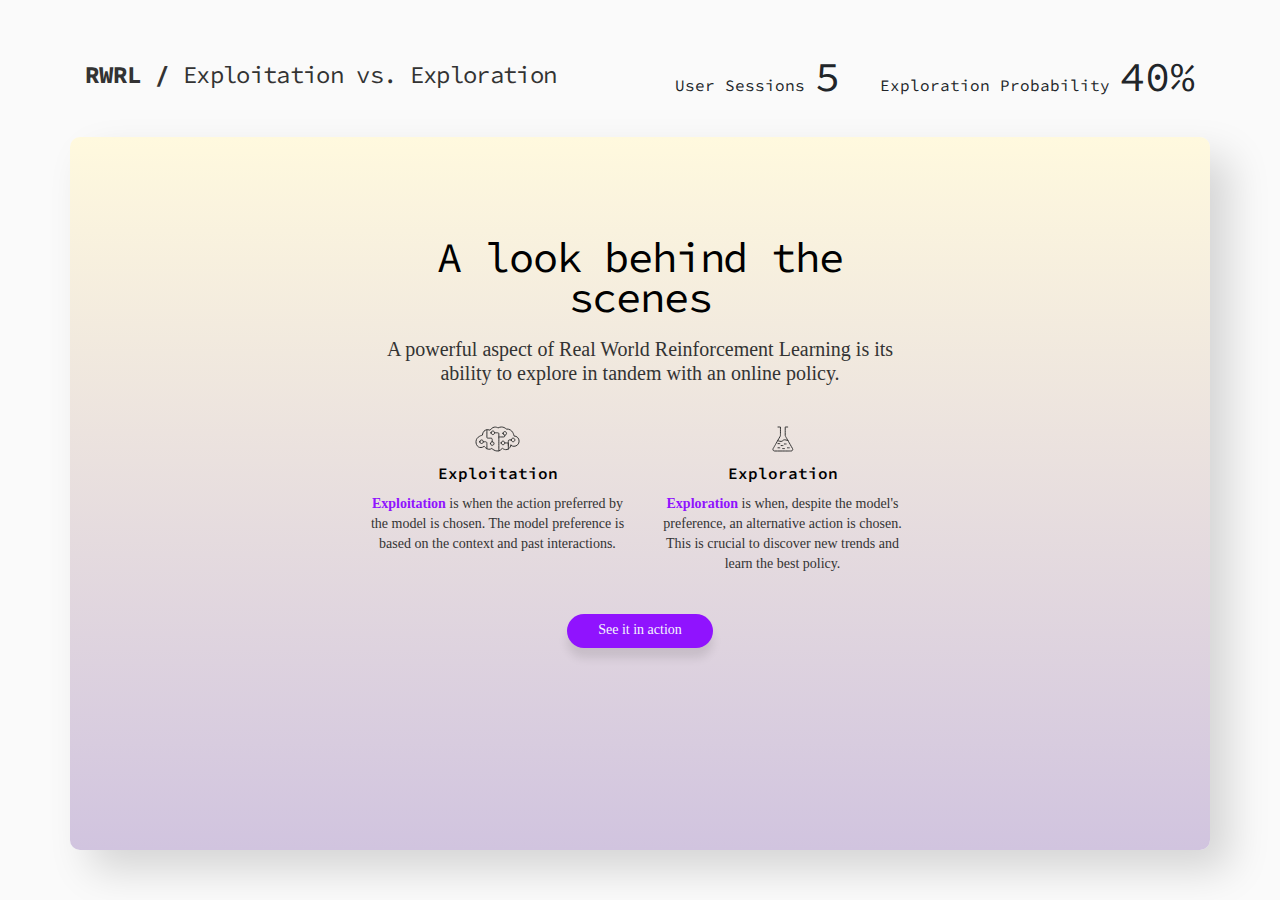
<file: index.html>
<!DOCTYPE HTML>
<html lang="en">

<head>
  <meta charset="utf-8">
  <title>Techfest</title>
  <meta name="viewport" content="width=device-width, initial-scale=1">
  <script src="./jquery-3.3.1.min.js"></script>
  <script src="./popper.min.js"></script>
  <script src="./bootstrap.min.js"></script>
  <script src="./cookies.js"></script>
  <script>
    window.onload = async () => {
      const sessions_container = document.getElementById("sessions");
      if (getCookie("sessions") === null) {
        setCookie("sessions", "0");
      }

      let num_sessions = parseInt(getCookie("sessions"));
      sessions_container.innerHTML = num_sessions.toString();
    };

  </script>
  <link rel="stylesheet" href="bootstrap.min.css">
  <link rel="stylesheet" href="https://fonts.googleapis.com/css?family=Source+Code+Pro">
  <link rel="stylesheet" type="text/css" href="style.css">
</head>

<body>
  <div class="container h-100 d-none d-flex flex-column">
    <div class="row  my-page-title" style="min-height: 120px;">
      <div class="col-lg-6">
        <span class="rwrl">RWRL / </span><span class="exploitation-vs-exp">Exploitation vs. Exploration</span>
      </div>
      <div class="col-lg-6 top-bar-info">
        <span data-toggle="tooltip" title="How many user sessions have been completed during TechFest.">
          <span class>User Sessions</span>
          <span id="sessions" class="top-bar-info-large-text">5</span>
        </span>
        <span data-toggle="tooltip" title="This is the probability that the action chosen is a result of exploration. In this case the action chosen is different from the model's preference.">
          <span>Exploration Probability</span>
          <span class="top-bar-info-large-text">40%</span>
        </span>
      </div>
    </div>
    <div class="row flex-grow-1">
      <div class="col-lg-12 backplate splash">
        <div class="row h-100 align-content-start">
          <div class="col-lg-6 offset-lg-3">
            <div class="splash-title">A look behind the scenes</div>
            <div class="splash-subtitle">
              A powerful aspect of Real World Reinforcement Learning is its ability to explore in tandem with an
              online policy.
            </div>
          </div>
          <div class="col-lg-3 offset-lg-3">
            <img src="icon_response_dk.svg">
            <div class="splash-section-title">Exploitation</div>
            <div class="splash-section-text">
              <span class="p-highlight">Exploitation</span> is when the action preferred by the model is
              chosen. The model preference is based on the context and past interactions.
            </div>
          </div>
          <div class="col-lg-3">
            <img src="icon_experiment_dk.svg">
            <div class="splash-section-title">Exploration</div>
            <div class="splash-section-text">
              <span class="p-highlight">Exploration</span> is when, despite the model's preference, an
              alternative action is chosen. This is crucial to discover new trends and learn the best
              policy.
            </div>
          </div>
          <div class="col-lg-12">
            <a href="./chat.html"><button class="btn splash-button">See it in action</button></a>
          </div>

        </div>
      </div>
</body>

</html>
</file>
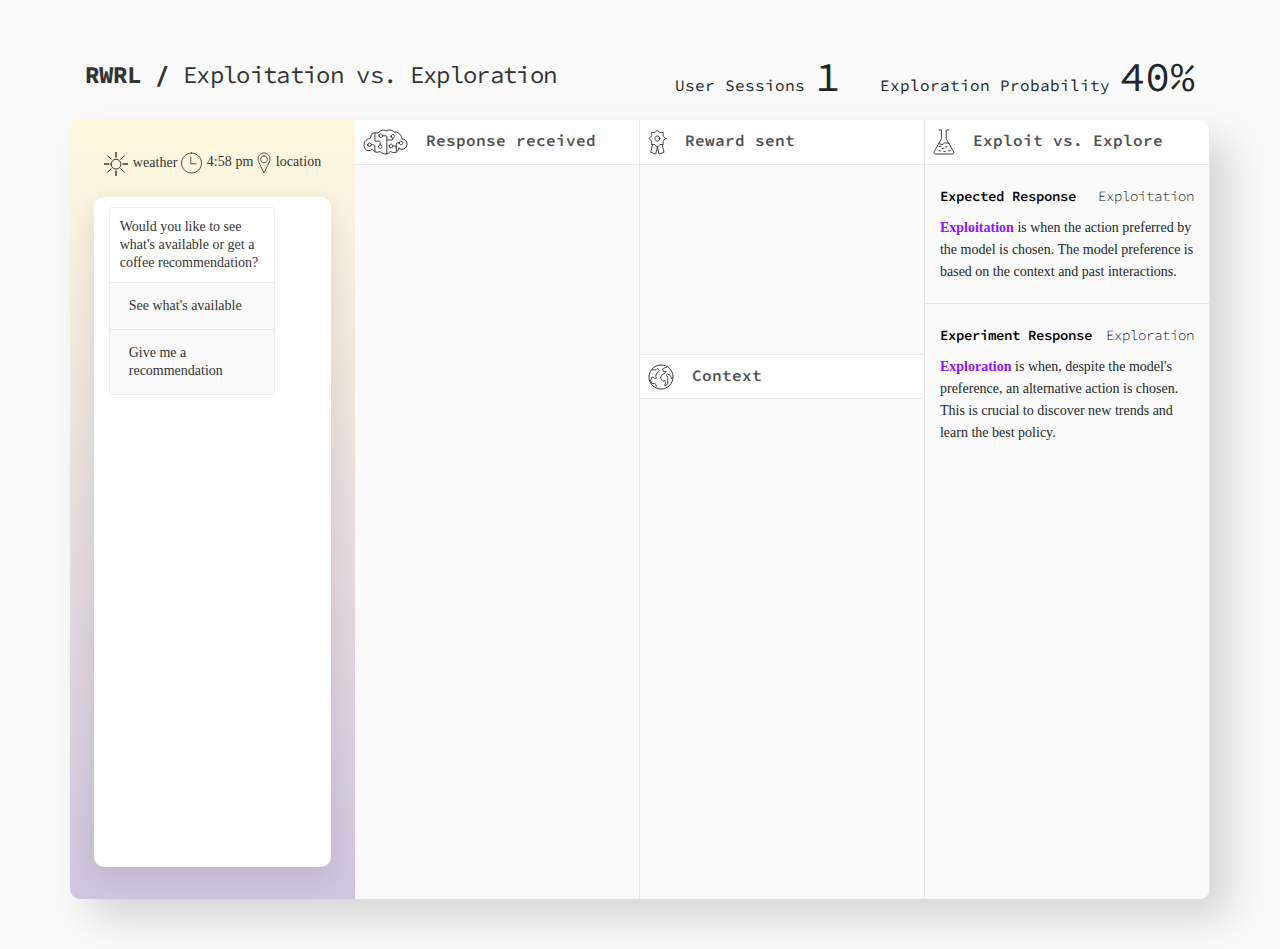
<file: chat.html>
<!DOCTYPE HTML>
<html lang="en">

<head>
  <meta charset="utf-8">
  <title>Techfest</title>
  <meta name="viewport" content="width=device-width, initial-scale=1">
  <script src="./jquery-3.3.1.min.js"></script>
  <script src="./popper.min.js"></script>
  <script src="./bootstrap.min.js"></script>
  <script src="./key.js"></script>
  <script src="./ext/renderjson.js"></script>
  <script src="./coffees.js"></script>
  <script src="./cookies.js"></script>
  <script src="./main.js"></script>
  <link rel="stylesheet" href="bootstrap.min.css">
  <link rel="stylesheet" href="https://fonts.googleapis.com/css?family=Source+Code+Pro">
  <link rel="stylesheet" type="text/css" href="style.css">
</head>

<body>
  <div class="container h-100 d-none d-flex flex-column">
    <div class="row  my-page-title" style="min-height: 120px;">
      <div class="col-lg-6">
        <span class="rwrl">RWRL / </span><span class="exploitation-vs-exp">Exploitation vs. Exploration</span>
      </div>
      <div class="col-lg-6 top-bar-info">
        <span data-toggle="tooltip" title="How many user sessions have been completed during TechFest.">
          <span class>User Sessions</span>
          <span id="sessions" class="top-bar-info-large-text">5</span>
        </span>
        <span data-toggle="tooltip" title="This is the probability that the action chosen is a result of exploration. In this case the action chosen is different from the model's preference.">
          <span>Exploration Probability</span>
          <span class="top-bar-info-large-text">40%</span>
        </span>
      </div>
    </div>
    <div class="row flex-grow-1">
      <div class="col-lg-12 backplate">
        <div class="row h-100">
          <div class="left-col col col-lg-3 d-none d-flex flex-column gradient top-left-corner bottom-left-corner">
            <div class="row min-45">
              <div style="height: fit-content;" class="col-lg-10 offset-lg-1 info-bar">
                <div data-toggle="tooltip" title="Context: Weather"><img src="icon_sun_dk.svg"><span id="info-weather">weather</span></div>
                <div data-toggle="tooltip" title="Context: Time"><img src="icon_time_dk.svg"><span id="info-time">time</span></div>
                <div data-toggle="tooltip" title="Context: Location"><img src="icon_location_dk.svg"><span id="info-location">location</span></div>
              </div>
            </div>
            <div class="row flex-grow-1">
              <div class="col-lg-10 offset-lg-1">
                <div class="chat row h-100 align-content-start" id="chat-container">
                </div>
              </div>
            </div>
          </div>
          <div class="right-col col-lg-9 top-right-corner bottom-right-corner">
            <div class="row h-100">
              <div class="col-lg-4 d-none d-flex flex-column info-container">
                <div class="row min-45">
                  <div class="col-lg-12 info-header min-45" data-toggle="tooltip" title="The response is the output of the inference agent based on context and past interactions. It contains the ranking over the possible actions, the first one being the chosen action, and the eventId used to send the reward of the chosen action.">
                    <img src="icon_response_dk.svg">
                    <span class="info-title">Response received</span>
                  </div>
                </div>
                <div class="row">
                  <div id="response" class="col-lg-12 info-body scroll-y json"></div>
                </div>
              </div>
              <div class="info-container col-lg-4 d-none d-flex flex-column">
                <div class="row flex-grow-1">
                  <div class="col-lg-12">
                    <div class="row min-45">
                      <div class="col-lg-12 info-header min-45" data-toggle="tooltip" title="The reward describes how well the chosen action performed. The eventId is used to identify the corresponding action.">
                        <img src="icon_reward_dk.svg">
                        <span class="info-title">Reward sent</span>
                      </div>
                      <div id="reward" class="col-lg-12 info-body json"></div>
                    </div>
                  </div>
                </div>
                <div class="row  ">
                  <div class="col-lg-12">
                    <div class="row min-45">
                      <div class="col-lg-12 info-header min-45 context-info-header" data-toggle="tooltip" title="The context contains both the environment features such as location, time of day and weather as well as the list of possible actions that can be chosen and their features.">
                        <img  id="info-icon-weather" src="icon_context_dk.svg">
                        <span class="info-title">Context</span>
                      </div>
                      <div id="context" class="col-lg-12 info-body scroll-y gross-hack json"></div>
                    </div>
                  </div>
                </div>

              </div>
              <div class="col-lg-4 info-container top-right-corner bottom-right-corner">
                <div class="row min-45">
                  <div class="col-lg-12 info-header top-right-corner min-45" data-toggle="tooltip" title="After every decision this section will display if the actions was a result of exploitation or exploration.">
                    <img src="icon_experiment_dk.svg">
                    <span class="info-title">Exploit vs. Explore</span>
                  </div>
                  <div id="exploit-vs-explore" class="col-lg-12 info-body">
                    <div class="row">
                      <div class="col-lg-12 exploit"><span class="exp-left">Expected Response</span><span class="exp-right">Exploitation</span>
                        <div id="exploit-percentage" class="exploit-percentage percentage-box"><span class="percentage-left"><span
                              id="exploit-percentage-name"></span></span><span class="percentage-right" id="exploit-percentage-percentage">65%</span></div>
                        <div  class="p-desc"><span class="p-highlight">Exploitation</span> is when the action preferred by the model is
                          chosen. The model preference is based on the context and past interactions.</div>
                      </div>
                      <div class="col-lg-12"><span class="exp-left">Experiment Response</span><span class="exp-right">Exploration</span>
                        <div id="explore-percentage" class="explore-percentage percentage-box"><span class="percentage-left"><span
                              id="explore-percentage-name"></span></span><span id="explore-percentage-percentage" class="percentage-right">65%</span></div>
                        <div class="p-desc"><span class="p-highlight">Exploration</span> is when, despite the model's preference, an
                          alternative action is chosen. This is crucial to discover new trends and learn the best
                          policy.</div>
                      </div>
                    </div>
                  </div>
                </div>
              </div>
            </div>
          </div>
        </div>
      </div>
    </div>
  </div>
</body>

</html>
</file>
<file: style.css>
body {
  font-family: 'Source Code Pro', serif;
  height: 100%;
  background-color: #FAFAFA;
}

html {
  height: 100%;
}

.rwrl {
  color: #333333;
  font-size: 24px;
  font-weight: bold;
  line-height: 40px;
}

.exploitation-vs-exp {
  color: #333333;
  font-size: 24px;
  letter-spacing: -0.67px;
  line-height: 40px;
}

.tooltip-inner, .bs-tooltip-auto[x-placement^=bottom] .arrow::before,
.bs-tooltip-bottom .arrow::before {
  border-bottom-color: #FFF; /* Red */
}

.bs-tooltip-auto[x-placement^=top] .arrow::before, .bs-tooltip-top .arrow::before {
  border-top-color: #FFF;
}


.tooltip .tooltip-inner {
  background-color: #FFF;
  color: #000000;
  box-shadow: 0 2px 10px 0 rgba(51,51,51,0.1);
}


.my-page-title {
  padding-top: 55px;
  padding-bottom: 40px;
}

.info-header {
  background-color: #FFFFFF;
  padding: 8px;
  border-style: solid;
  border-color: #e7e7e7;
  border-width: 0 0 1px 0;
}

.context-info-header {
  border-style: solid;
  border-color: #e7e7e7;
  border-width: 1px 0 1px 0;
}

.info-title {
  margin-left: 8px;
  font-size: 16px;
  font-weight: 600;
  line-height: 22px;
  color: #4e4e4e;
}

.splash {
  background: linear-gradient(180deg, #FFF9DE 0%, #D1C4DF 100%);
  text-align: center;
}

.speech-bubble {
  position: relative;
  border-radius: 4px;
  width: fit-content;
  /* margin: 5px; */
  margin-top: 10px;
  max-width: 80%;
  font-family: "Segoe UI";
  font-size: 14px;
  border: 1px solid #33333316;
}

.speech-bubble-bot {
  margin-right: auto;
  background-color: #FFFFFF;
  color: #333333;
  line-height: 18px;
}

.speech-bubble-user {
  background: #cecece;
  margin-left: auto;
  color: #9013FE;
  letter-spacing: 0.05px;
  line-height: 20px;
  background-color: #F6ECFF;
}

.speech-bubble-text {
  padding: 10px;
}

.gradient {
  background: linear-gradient(179.51deg, #FFF9DE 0%, #D1C4DF 100%);
}

.left-col {
  padding-top: 32px;
  padding-bottom: 32px;
}

.right-col {
}

.info-bar {
  padding-left: 10px;
  padding-right: 10px;
  padding-bottom: 20px;
  font-family: "Segoe UI";
  color: #333333;
  font-size: 14px;
  letter-spacing: 0.05px;
  line-height: 20px;
  display: flex;
  flex-direction: row;
  flex-wrap: wrap;
  justify-content: space-between;
}

.min-45 {
  min-height: 45px;
}

.exploit {
  border-width: 0 0 1px 0;
  border-style: solid;
  border-color: #00000016;
  padding-top: 10px;
  padding-bottom: 20px;
  margin-bottom: 20px;
}

.exp-left {
  color: #000000;
  font-size: 14px;
  font-weight: 600;
  line-height: 22px;
}

.exp-right {
  color: #000000;
  font-size: 14px;
  font-weight: 300;
  line-height: 22px;
  float: right;
}

.info-bottom-row {
  border-width: 2px 0 0 0;
  border-style: solid;
}

.exploit-tag {
  background-color: rgba(209,157,255,0.4);
}

.explore-tag {
  background-color: #FFF8A664;
}

.p-highlight {
  color: #9013fe;
  font-weight: 600;
}

#exploit-vs-explore {
  word-break: break-word;
}

.percentage-box {
  border-radius: 4px;
  padding: 14px;
  margin-top: 10px;
  margin-bottom:10px;
}

.json {
  white-space: pre-wrap;
}

.exploit-percentage {
  border: 1px solid #D19DFF;
  background-color: rgba(144,19,254,0.05);
}

.percentage-left {
  color: #4E4E4E;
  font-family: "Source Code Pro";
  font-size: 14px;
  line-height: 18px;
}

.percentage-right {
  float: right;
  color: #4E4E4E;
  font-family: "Source Code Pro";
  font-size: 24px;
  font-weight: 300;
  line-height: 22px;
  text-align: right;
  display: none;
}

.scroll-y {
  overflow-y: auto;
}

.explore-percentage {
  border: 1px solid #F8D31C;
  background-color: rgba(255,248,166,0.4);
}

.p-desc {
  margin-top: 10px;
  font-family: "Segoe UI";
  word-break: normal;
}

.top-right-corner {
  border-top-right-radius: 0;
}

.bottom-right-corner {
  border-bottom-right-radius: 0;
}

.top-left-corner {
  border-top-left-radius: 0;
}

.info-body {
  font-size: 14px;
  line-height: 22px;
  word-break: break-all;
  line-break: normal;
  padding-top: 10px;
  padding-bottom:10px;
}

.bottom-left-corner {
  border-bottom-left-radius: 0;
}

.choice-btn:last-child {
  border-bottom-right-radius: 4px;
  border-bottom-left-radius: 4px;
}

/* Two column mode only styles */
@media only screen and (min-width : 992px) {
  .info-bar span {
      margin-left: 5px;
 }

  .top-right-corner {
      border-top-right-radius: 10px;
 }

  .bottom-right-corner {
      border-bottom-right-radius: 10px;
 }

  .top-left-corner {
      border-top-left-radius: 10px;
 }

  .bottom-left-corner {
      border-bottom-left-radius: 10px;
 }

}

.gross-hack {
  height: 500px;
}

.chat {
  background-color: #FFFFFF;
  box-shadow: 0 10px 30px 0 rgba(0,0,0,0.1);
  border-radius: 10px;
  overflow-y: auto;
  padding-bottom: 10px;
  height: 670px!important;
}

.backplate {
  border-radius: 10px;
  box-shadow: 20px 20px 40px 0 rgba(0,0,0,0.15);
  margin-bottom: 50px;
}

.info-container {
  border-style: solid;
  border-color: #e7e7e7;
  border-width: 0 1px 0 0;
  background-color: #FAFAFA;
}

.info-bottom-row-right-col {
}

.typing-indicator {
  height: 30px;
}

.typing-indicator span {
  height: 10px;
  width: 10px;
  float: left;
  margin: 0 1px 0 1px;
  background-color: #FFFFFF;
  display: block;
  border-radius: 50%;
  opacity: 0.8;
}

.typing-indicator span:nth-of-type(1) {
  animation: 1.5s blink infinite 0.5s;
}

.typing-indicator span:nth-of-type(2) {
  animation: 1.5s blink infinite 0.6666s;
}

.typing-indicator span:nth-of-type(3) {
  animation: 1.5s blink infinite 0.9999s;
}

@keyframes blink {
  50% {
      opacity: 1;
      margin-top: 3px;
 }

}

.top-bar-info {
  text-align: right;
}

#exploit-percentage {
  display: none;
}

#explore-percentage {
  display: none;
}


.choice-btn {
  text-align: left;
  white-space: normal;
  width: 100%;
  background-color: #FAFAFA;
  border-style: solid;
  border-color: #33333316;
  border-width: 1px 0 0 0;
  border-radius: 0;
  color: #333333;
  font-family: "Segoe UI";
  font-size: 14px;
  line-height: 18px;
  padding: 14px 19px;
}

.choice-btn:disabled {
  color: #33333332;
  opacity: 1;
}

.selected:disabled {
  color: #9013FE;
}

@media (min-width: 550px) {
  .info-bottom-row-left-col {
      border-width: 0 2px 0 0;
 }

}
.top-bar-info-large-text {
  font-size: 42px;
	line-height: 42px;
}

#sessions {
  margin-right: 30px;
}

.splash-title {
	color: #000000;
	font-family: "Source Code Pro";
	font-size: 42px;
	letter-spacing: -1.17px;
	line-height: 40px;
	margin-top: 100px;
}

.splash-subtitle {
  color: #333333;
  font-family: "Segoe UI";
  font-size: 20px;
  line-height: 24px;
  margin-top: 20px;
  margin-bottom: 40px;
}

.splash-section-title {
  color: #000000;
  font-family: "Source Code Pro";
  font-size: 16px;
  font-weight: 600;
  line-height: 22px;
  margin-top: 10px;
  margin-bottom: 10px;
}

.splash-section-text {
  color: #333333;
  font-family: "Segoe UI";
  font-size: 14px;
  line-height: 20px;
  text-indent: 0;
}

.splash-button {
  margin-top: 40px;
  margin-bottom: 40px;
  border-radius: 22px;
  background-color: #9013FE;
  box-shadow: 0 10px 10px 0 rgba(0,0,0,0.1);
  color: #F5F6FC;
  font-family: "Segoe UI";
  font-size: 14px;
  line-height: 18px;
  text-align: center;
  padding: 6px 30px 8px 30px;
}

.choice-btn:hover:not(:disabled) {
 background-color: #F6ECFF96;
}
</file>
